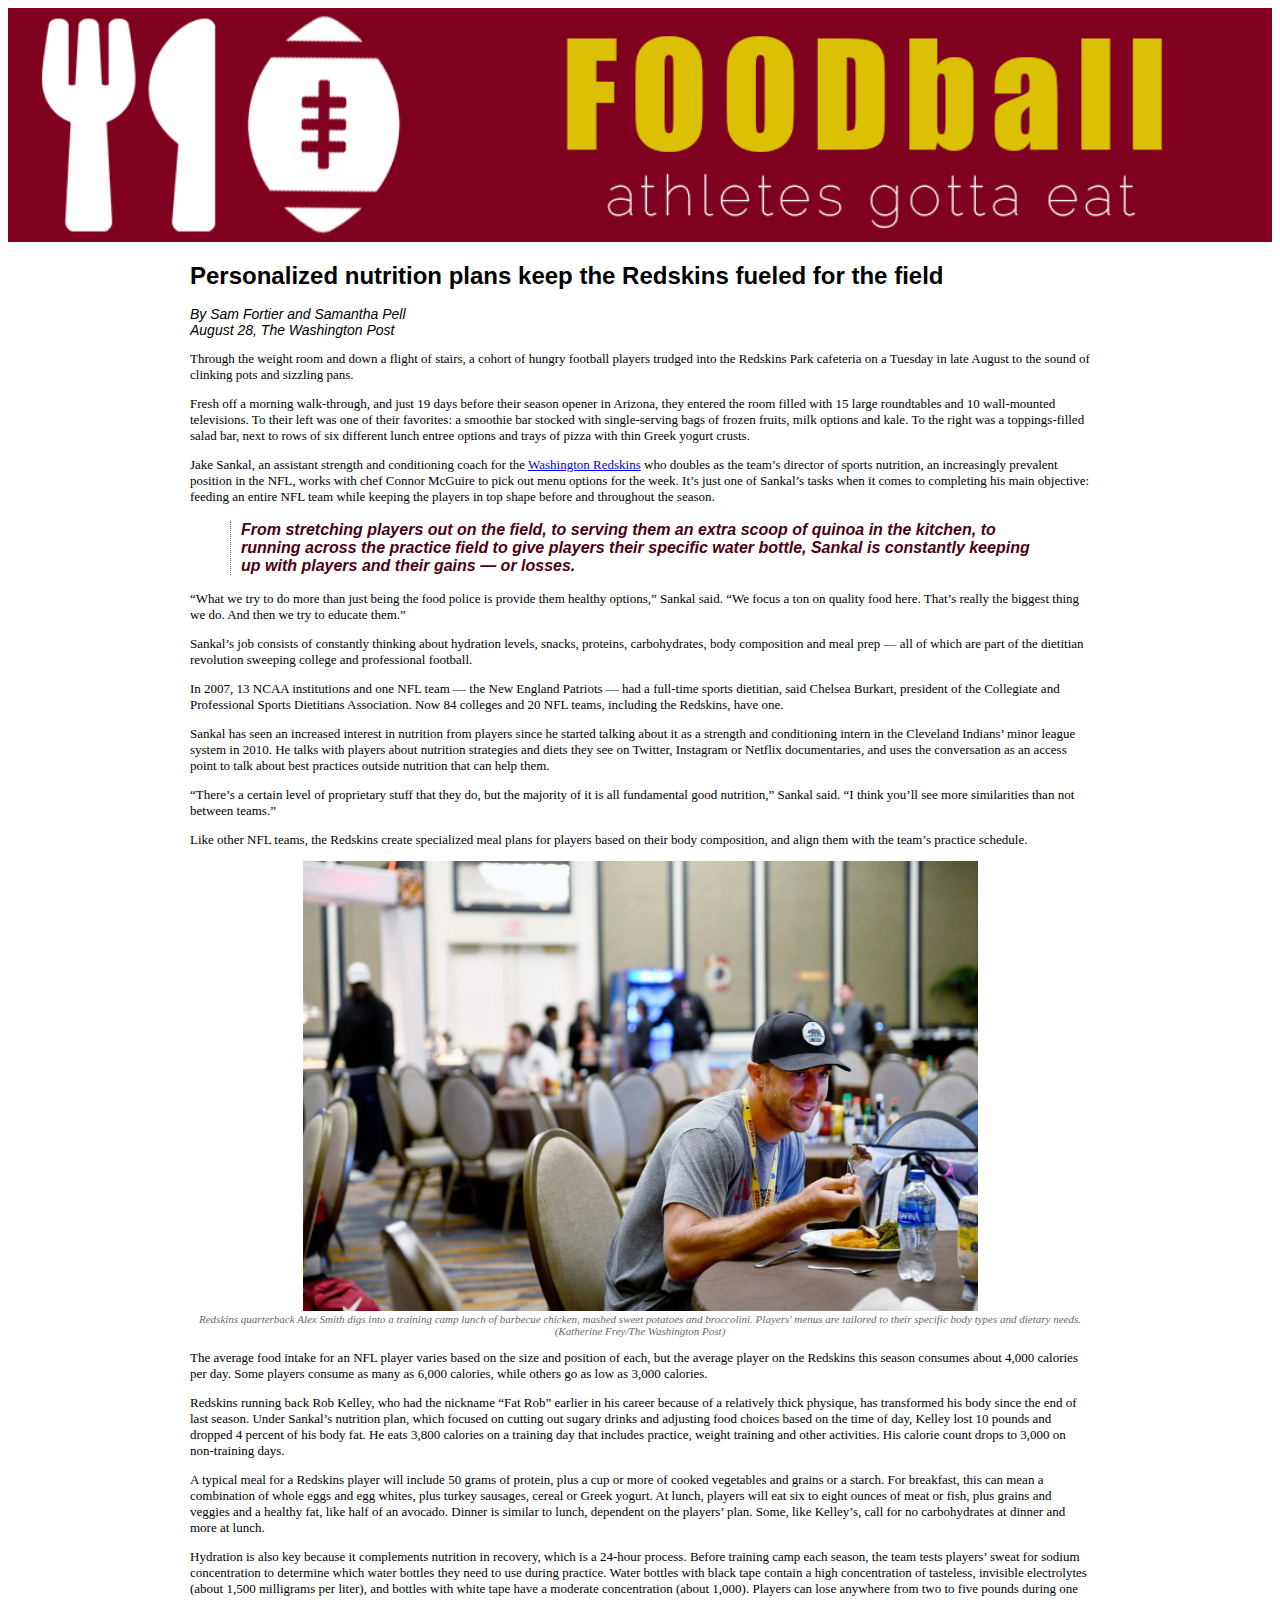
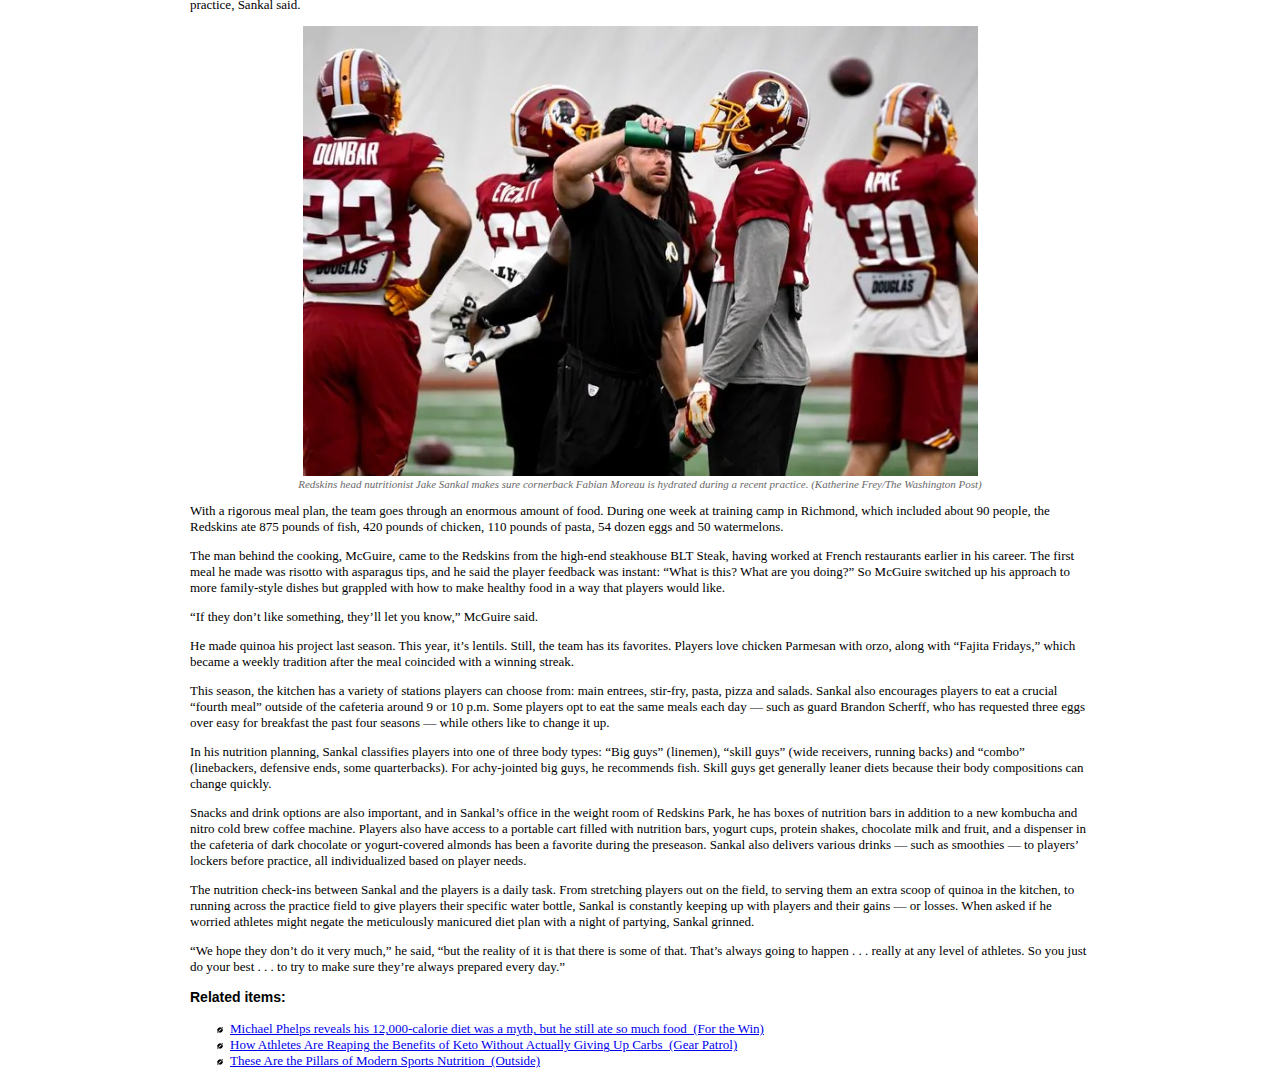
<file: McGoeyLayout/index.html>
<!DOCTYPE html>
<html lang="en">
  <head>
    <title>Redskins director of sports nutrition Jake Sankal tailors diet plans to every player's needs - FOODball</title>
    <link rel="stylesheet" type="text/css" href="stylesheet.css">
  </head>
  <body>

    <img src="images/banner.png" alt="banner" width="100%">

    <div id="content">

      <h1>Personalized nutrition plans keep the Redskins fueled for the field</h1>

      <div id="byline">By Sam Fortier and Samantha Pell</div>

      <div id="date">August 28, The Washington Post</div>

      <p>Through the weight room and down a flight of stairs, a cohort of hungry football players trudged into the Redskins Park cafeteria on a Tuesday in late August to the sound of clinking pots and sizzling pans.</p>

      <p>Fresh off a morning walk-through, and just 19 days before their season opener in Arizona, they entered the room filled with 15 large roundtables and 10 wall-mounted televisions. To their left was one of their favorites: a smoothie bar stocked with single-serving bags of frozen fruits, milk options and kale. To the right was a toppings-filled salad bar, next to rows of six different lunch entree options and trays of pizza with thin Greek yogurt crusts.</p>

      <p>Jake Sankal, an assistant strength and conditioning coach for the <a href="http://www.redskins.com" target="_blank">Washington Redskins</a> who doubles as the team’s director of sports nutrition, an increasingly prevalent position in the NFL, works with chef Connor McGuire to pick out menu options for the week. It’s just one of Sankal’s tasks when it comes to completing his main objective: feeding an entire NFL team while keeping the players in top shape before and throughout the season.</p>

      <blockquote>From stretching players out on the field, to serving them an extra scoop of quinoa in the kitchen, to running across the practice field to give players their specific water bottle, Sankal is constantly keeping up with players and their gains — or losses.</blockquote>

      <p>“What we try to do more than just being the food police is provide them healthy options,” Sankal said. “We focus a ton on quality food here. That’s really the biggest thing we do. And then we try to educate them.”</p>

      <p>Sankal’s job consists of constantly thinking about hydration levels, snacks, proteins, carbohydrates, body composition and meal prep — all of which are part of the dietitian revolution sweeping college and professional football.</p>

      <p>In 2007, 13 NCAA institutions and one NFL team — the New England Patriots — had a full-time sports dietitian, said Chelsea Burkart, president of the Collegiate and Professional Sports Dietitians Association. Now 84 colleges and 20 NFL teams, including the Redskins, have one.</p>

      <p>Sankal has seen an increased interest in nutrition from players since he started talking about it as a strength and conditioning intern in the Cleveland Indians’ minor league system in 2010. He talks with players about nutrition strategies and diets they see on Twitter, Instagram or Netflix documentaries, and uses the conversation as an access point to talk about best practices outside nutrition that can help them.</p>

      <p>“There’s a certain level of proprietary stuff that they do, but the majority of it is all fundamental good nutrition,” Sankal said. “I think you’ll see more similarities than not between teams.”</p>

      <p>Like other NFL teams, the Redskins create specialized meal plans for players based on their body composition, and align them with the team’s practice schedule.</p>

      <img class="story-image" src="images/redskins-food-image1.jpg" alt="PHOTO: Redskins quarterback Alex Smith digs into a training camp lunch of barbecue chicken, mashed sweet potatoes and broccolini. (Katherine Frey/The Washington Post)">

      <p class="caption">Redskins quarterback Alex Smith digs into a training camp lunch of barbecue chicken, mashed sweet potatoes and broccolini. Players' menus are tailored to their specific body types and dietary needs. (Katherine Frey/The Washington Post)</p>

      <p>The average food intake for an NFL player varies based on the size and position of each, but the average player on the Redskins this season consumes about 4,000 calories per day. Some players consume as many as 6,000 calories, while others go as low as 3,000 calories.</p>

      <p>Redskins running back Rob Kelley, who had the nickname “Fat Rob” earlier in his career because of a relatively thick physique, has transformed his body since the end of last season. Under Sankal’s nutrition plan, which focused on cutting out sugary drinks and adjusting food choices based on the time of day, Kelley lost 10 pounds and dropped 4 percent of his body fat. He eats 3,800 calories on a training day that includes practice, weight training and other activities. His calorie count drops to 3,000 on non-training days.</p>

      <p>A typical meal for a Redskins player will include 50 grams of protein, plus a cup or more of cooked vegetables and grains or a starch. For breakfast, this can mean a combination of whole eggs and egg whites, plus turkey sausages, cereal or Greek yogurt. At lunch, players will eat six to eight ounces of meat or fish, plus grains and veggies and a healthy fat, like half of an avocado. Dinner is similar to lunch, dependent on the players’ plan. Some, like Kelley’s, call for no carbohydrates at dinner and more at lunch.</p>

      <p>Hydration is also key because it complements nutrition in recovery, which is a 24-hour process. Before training camp each season, the team tests players’ sweat for sodium concentration to determine which water bottles they need to use during practice. Water bottles with black tape contain a high concentration of tasteless, invisible electrolytes (about 1,500 milligrams per liter), and bottles with white tape have a moderate concentration (about 1,000). Players can lose anywhere from two to five pounds during one practice, Sankal said.</p>

      <img class="story-image" src="images/redskins-food-image3.jpg" alt="PHOTO: Redskins head nutritionist Jake Sankal makes sure cornerback Fabian Moreau is hydrated during a recent practice. (Katherine Frey/The Washington Post)">

      <p class="caption">Redskins head nutritionist Jake Sankal makes sure cornerback Fabian Moreau is hydrated during a recent practice. (Katherine Frey/The Washington Post)</p>

      <p>With a rigorous meal plan, the team goes through an enormous amount of food. During one week at training camp in Richmond, which included about 90 people, the Redskins ate 875 pounds of fish, 420 pounds of chicken, 110 pounds of pasta, 54 dozen eggs and 50 watermelons.</p>

      <p>The man behind the cooking, McGuire, came to the Redskins from the high-end steakhouse BLT Steak, having worked at French restaurants earlier in his career. The first meal he made was risotto with asparagus tips, and he said the player feedback was instant: “What is this? What are you doing?” So McGuire switched up his approach to more family-style dishes but grappled with how to make healthy food in a way that players would like.</p>

      <p>“If they don’t like something, they’ll let you know,” McGuire said.</p>

      <p>He made quinoa his project last season. This year, it’s lentils. Still, the team has its favorites. Players love chicken Parmesan with orzo, along with “Fajita Fridays,” which became a weekly tradition after the meal coincided with a winning streak.</p>

      <p>This season, the kitchen has a variety of stations players can choose from: main entrees, stir-fry, pasta, pizza and salads. Sankal also encourages players to eat a crucial “fourth meal” outside of the cafeteria around 9 or 10 p.m. Some players opt to eat the same meals each day — such as guard Brandon Scherff, who has requested three eggs over easy for breakfast the past four seasons — while others like to change it up.</p>

      <p>In his nutrition planning, Sankal classifies players into one of three body types: “Big guys” (linemen), “skill guys” (wide receivers, running backs) and “combo” (linebackers, defensive ends, some quarterbacks). For achy-jointed big guys, he recommends fish. Skill guys get generally leaner diets because their body compositions can change quickly.</p>

      <p>Snacks and drink options are also important, and in Sankal’s office in the weight room of Redskins Park, he has boxes of nutrition bars in addition to a new kombucha and nitro cold brew coffee machine. Players also have access to a portable cart filled with nutrition bars, yogurt cups, protein shakes, chocolate milk and fruit, and a dispenser in the cafeteria of dark chocolate or yogurt-covered almonds has been a favorite during the preseason. Sankal also delivers various drinks — such as smoothies — to players’ lockers before practice, all individualized based on player needs.</p>

      <p>The nutrition check-ins between Sankal and the players is a daily task. From stretching players out on the field, to serving them an extra scoop of quinoa in the kitchen, to running across the practice field to give players their specific water bottle, Sankal is constantly keeping up with players and their gains — or losses. When asked if he worried athletes might negate the meticulously manicured diet plan with a night of partying, Sankal grinned.</p>

      <p>“We hope they don’t do it very much,” he said, “but the reality of it is that there is some of that. That’s always going to happen . . . really at any level of athletes. So you just do your best . . . to try to make sure they’re always prepared every day.”</p>

      <p class="related_items">Related items:</p>

      <ul>
        <li><a href="https://ftw.usatoday.com/2017/06/michael-phelps-diet-12000-calories-myth-but-still-ate-8000-to-10000-quote" target="_blank">Michael Phelps reveals his 12,000-calorie diet was a myth, but he still ate so much food&nbsp;&nbsp;(For the Win)</a></li>
        <li><a href="https://gearpatrol.com/2019/10/15/exogenous-ketones-benefit-everyday-athletes/" target="_blank">How Athletes Are Reaping the Benefits of Keto Without Actually Giving Up Carbs&nbsp;&nbsp;(Gear Patrol)</a></li>
        <li><a href="https://www.outsideonline.com/2371416/these-are-pillars-modern-sports-nutrition" target="_blank">These Are the Pillars of Modern Sports Nutrition&nbsp;&nbsp;(Outside)</a></li>
      </ul>

    </div>

  </body>

</html>
</file>
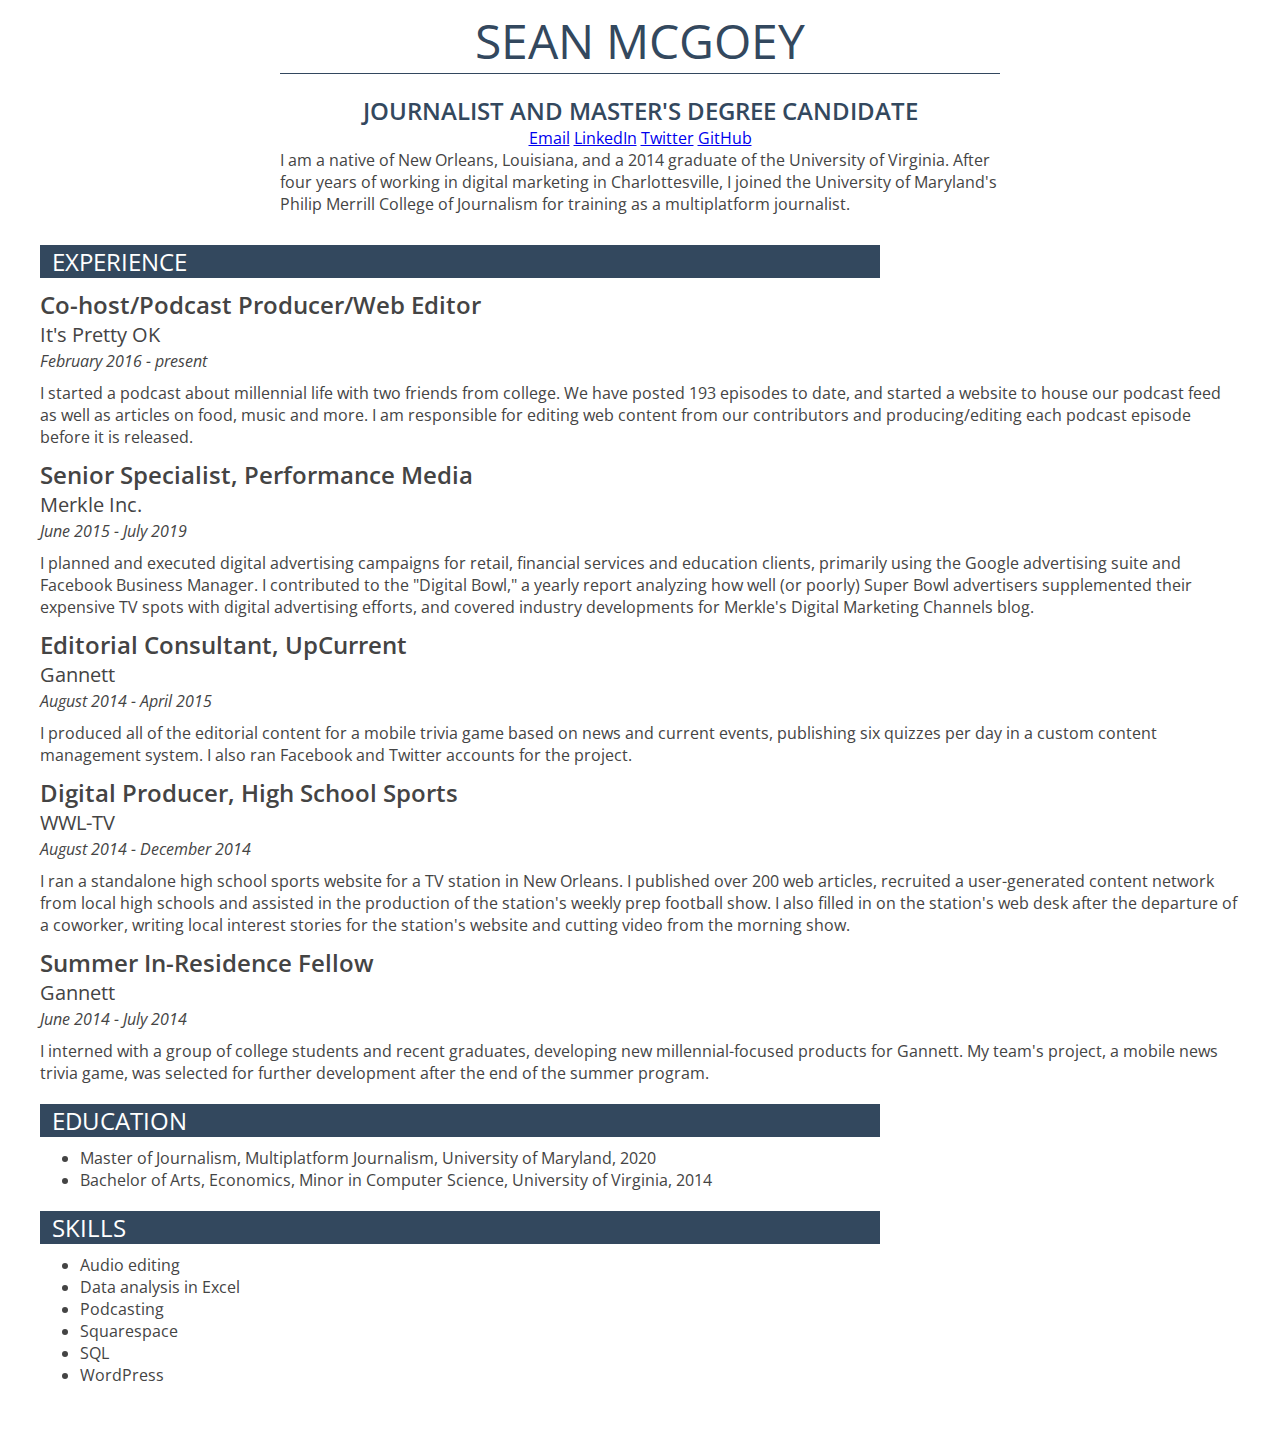
<file: resume/index.html>
<!DOCTYPE html>
<html>
  <head>
    <title>Sean McGoey Resume</title>
    <link rel="stylesheet" type="text/css" href="style.css">
    <link href="https://fonts.googleapis.com/css?family=Open+Sans:400,700&display=swap" rel="stylesheet">
  </head>

  <body>
    <!--I built this myself!-->
    <!--added div container for full body-->
    <div id="container">
      <!--adjusted from h1 tag-->
      <div id="name">Sean McGoey</div>
      <!--<img src="sm_headshot_square.jpg" alt="Sean McGoey" width="300px">-->
      <!--<br><br>-->
      <!--adjusted from strong tag-->
      <div id="title">Journalist and Master's degree candidate</div>

      <!--added class to list and list items-->
      <ul class="menu">
        <li class="contact-menu"><a href="mailto:smcgoey@umd.edu" target="_blank">Email</a></li>
        <li class="contact-menu"><a href="https://www.linkedin.com/in/seanmcgoey/" target="_blank">LinkedIn</a></li>
        <li class="contact-menu"><a href="https://twitter.com/seanmcgoey" target="_blank">Twitter</a></li>
        <li class="contact-menu"><a href="https://github.com/smcgoey" target="_blank">GitHub</a></li>
      </ul>

      <!--added classes-->
      <p class="description top">I am a native of New Orleans, Louisiana, and a 2014 graduate of the University of Virginia. After four years of working in digital marketing in Charlottesville, I joined the University of Maryland's Philip Merrill College of Journalism for training as a multiplatform journalist.</p>

      <!--adjusted from h2 tag-->
      <div class="sectionheader">&nbsp;&nbsp;Experience</div>

        <!--adjusted from h3 tag-->
        <div class="jobtitle">Co-host/Podcast Producer/Web Editor</div>
        <!--adjusted from h4 tag-->
        <div class="organization">It's Pretty OK</div>
        <!--adjusted from h5 tag-->
        <div class="date">February 2016 - present</div>
        <!--added class-->
        <p class="description">I started a podcast about millennial life with two friends from college. We have posted 193 episodes to date, and started a website to house our podcast feed as well as articles on food, music and more. I am responsible for editing web content from our contributors and producing/editing each podcast episode before it is released.</p>

        <!--adjusted from h3 tag-->
        <div class="jobtitle">Senior Specialist, Performance Media</div>
        <!--adjusted from h4 tag-->
        <div class="organization">Merkle Inc.</div>
        <!--adjusted from h5 tag-->
        <div class="date">June 2015 - July 2019</div>
        <!--added class-->
        <p class="description">I planned and executed digital advertising campaigns for retail, financial services and education clients, primarily using the Google advertising suite and Facebook Business Manager. I contributed to the "Digital Bowl," a yearly report analyzing how well (or poorly) Super Bowl advertisers supplemented their expensive TV spots with digital advertising efforts, and covered industry developments for Merkle's Digital Marketing Channels blog.</p>

        <!--adjusted from h3 tag-->
        <div class="jobtitle">Editorial Consultant, UpCurrent</div>
        <!--adjusted from h4 tag-->
        <div class="organization">Gannett</div>
        <!--adjusted from h5 tag-->
        <div class="date">August 2014 - April 2015</div>
        <!--added class-->
        <p class="description">I produced all of the editorial content for a mobile trivia game based on news and current events, publishing six quizzes per day in a custom content management system. I also ran Facebook and Twitter accounts for the project.</p>

        <!--adjusted from h3 tag-->
        <div class="jobtitle">Digital Producer, High School Sports</div>
        <!--adjusted from h4 tag-->
        <div class="organization">WWL-TV</div>
        <!--adjusted from h5 tag-->
        <div class="date">August 2014 - December 2014</div>
        <!--added class-->
        <p class="description">I ran a standalone high school sports website for a TV station in New Orleans. I published over 200 web articles, recruited a user-generated content network from local high schools and assisted in the production of the station's weekly prep football show. I also filled in on the station's web desk after the departure of a coworker, writing local interest stories for the station's website and cutting video from the morning show.</p>

        <!--adjusted from h3 tag-->
        <div class="jobtitle">Summer In-Residence Fellow</div>
        <!--adjusted from h4 tag-->
        <div class="organization">Gannett</div>
        <!--adjusted from h5 tag-->
        <div class="date">June 2014 - July 2014</div>
        <!--added class-->
        <p class="description">I interned with a group of college students and recent graduates, developing new millennial-focused products for Gannett. My team's project, a mobile news trivia game, was selected for further development after the end of the summer program.</p>

      <!--adjusted from h2 tag-->
      <div class="sectionheader">&nbsp;&nbsp;Education</div>

        <!--added id-->
        <ul id="degrees">
          <li>Master of Journalism, Multiplatform Journalism, University of Maryland, 2020</li>
          <li>Bachelor of Arts, Economics, Minor in Computer Science, University of Virginia, 2014</li>
        </ul>

      <!--adjusted from h2 tag-->
      <div class="sectionheader">&nbsp;&nbsp;Skills</div>

        <!--added id-->
        <ul id="do">
          <li>Audio editing</li>
          <li>Data analysis in Excel</li>
          <li>Podcasting</li>
          <li>Squarespace</li>
          <li>SQL</li>
          <li>WordPress</li>
        </ul>
        
    </div>
  </body>
</html>
</file>
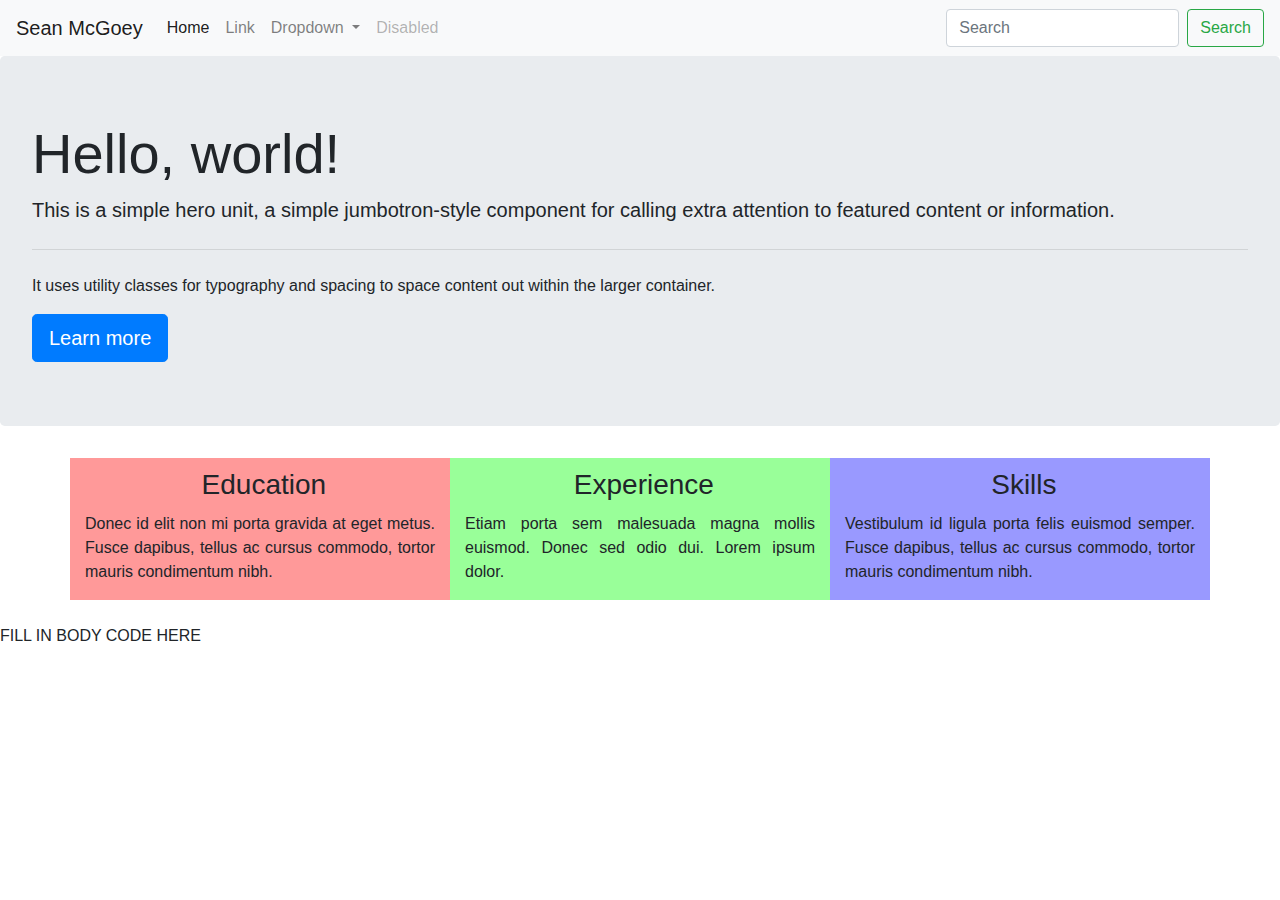
<file: bootstrap-template.html>
<!doctype html>

<html lang="en">

<head>
  <meta charset="utf-8">
  <meta name="viewport" content="width=device-width, initial-scale=1, shrink-to-fit=no">
  <title>FILL IN A TITLE HERE</title>
  <meta name="description" content="Merrill College of Journalism, UMD">
  <meta name="author" content="Adam Marton">
  <!-- Bootstrap CSS -->
  <link rel="stylesheet" href="https://stackpath.bootstrapcdn.com/bootstrap/4.3.1/css/bootstrap.min.css" integrity="sha384-ggOyR0iXCbMQv3Xipma34MD+dH/1fQ784/j6cY/iJTQUOhcWr7x9JvoRxT2MZw1T" crossorigin="anonymous">
  <link rel="stylesheet" href="https://use.fontawesome.com/releases/v5.7.2/css/all.css" integrity="sha384-fnmOCqbTlWIlj8LyTjo7mOUStjsKC4pOpQbqyi7RrhN7udi9RwhKkMHpvLbHG9Sr" crossorigin="anonymous">
</head>

<body>

<!--navbar-->
<nav class="navbar navbar-expand-lg navbar-light bg-light">
  <a class="navbar-brand" href="#">Sean McGoey</a>
  <button class="navbar-toggler" type="button" data-toggle="collapse" data-target="#navbarSupportedContent" aria-controls="navbarSupportedContent" aria-expanded="false" aria-label="Toggle navigation">
    <span class="navbar-toggler-icon"></span>
  </button>

  <div class="collapse navbar-collapse" id="navbarSupportedContent">
    <ul class="navbar-nav mr-auto">
     <li class="nav-item active">
       <a class="nav-link" href="#">Home <span class="sr-only">(current)</span></a>
     </li>
     <li class="nav-item">
       <a class="nav-link" href="#">Link</a>
     </li>
     <li class="nav-item dropdown">
       <a class="nav-link dropdown-toggle" href="#" id="navbarDropdown" role="button" data-toggle="dropdown" aria-haspopup="true" aria-expanded="false">
         Dropdown
       </a>
       <div class="dropdown-menu" aria-labelledby="navbarDropdown">
         <a class="dropdown-item" href="#">Action</a>
         <a class="dropdown-item" href="#">Another action</a>
         <div class="dropdown-divider"></div>
         <a class="dropdown-item" href="#">Something else here</a>
       </div>
     </li>
     <li class="nav-item">
       <a class="nav-link disabled" href="#">Disabled</a>
     </li>
   </ul>
   <form class="form-inline my-2 my-lg-0">
     <input class="form-control mr-sm-2" type="search" placeholder="Search" aria-label="Search">
     <button class="btn btn-outline-success my-2 my-sm-0" type="submit">Search</button>
   </form>
 </div>
</nav>

<!--Jumbotron unit-->
<div class="jumbotron">
 <h1 class="display-4">Hello, world!</h1>
 <p class="lead">This is a simple hero unit, a simple jumbotron-style component for calling extra attention to featured content or information.</p>
 <hr class="my-4">
 <p>It uses utility classes for typography and spacing to space content out within the larger container.</p>
 <a class="btn btn-primary btn-lg" href="#" role="button">Learn more</a>
</div>

<!--Container grid-->
<div class="container">
  <div class="row">
    <div class="col-md-4" style="background-color: rgba(255,0,0,0.4)">
      <h3 style="text-align: center; margin-top: 10px"><i class="fas fa-graduation-cap" style="color:hsl(0,50%,50%);"></i>&nbsp;Education</h3>
      <p style="text-align:justify; margin-top: 10px">Donec id elit non mi porta gravida at eget metus. Fusce dapibus, tellus ac cursus commodo, tortor mauris condimentum nibh.</p>
    </div>
    <div class="col-md-4" style="background-color: rgba(0,255,0,0.4)">
      <h3 style="text-align: center; margin-top: 10px"><i class="fas fa-briefcase" style="color:hsl(120,50%,50%);"></i>&nbsp;Experience</h3>
      <p style="text-align:justify; margin-top: 10px">Etiam porta sem malesuada magna mollis euismod. Donec sed odio dui. Lorem ipsum dolor.</p>
    </div>
    <div class="col-md-4" style="background-color: rgba(0,0,255,0.4)">
      <h3 style="text-align: center; margin-top: 10px"><i class="fas fa-bolt" style="color:hsl(240,50%,50%);"></i>&nbsp;Skills</h3>
      <p style="text-align:justify; margin-top: 10px">Vestibulum id ligula porta felis euismod semper. Fusce dapibus, tellus ac cursus commodo, tortor mauris condimentum nibh.</p>
    </div>
  </div>
</div>

<br>

  FILL IN BODY CODE HERE

  <!-- jQuery first, then Popper.js, then Bootstrap JS -->
  <script src="https://code.jquery.com/jquery-3.3.1.slim.min.js" integrity="sha384-q8i/X+965DzO0rT7abK41JStQIAqVgRVzpbzo5smXKp4YfRvH+8abtTE1Pi6jizo" crossorigin="anonymous"></script>
  <script src="https://cdnjs.cloudflare.com/ajax/libs/popper.js/1.14.7/umd/popper.min.js" integrity="sha384-UO2eT0CpHqdSJQ6hJty5KVphtPhzWj9WO1clHTMGa3JDZwrnQq4sF86dIHNDz0W1" crossorigin="anonymous"></script>
  <script src="https://stackpath.bootstrapcdn.com/bootstrap/4.3.1/js/bootstrap.min.js" integrity="sha384-JjSmVgyd0p3pXB1rRibZUAYoIIy6OrQ6VrjIEaFf/nJGzIxFDsf4x0xIM+B07jRM" crossorigin="anonymous"></script>
</body>

</html>
</file>
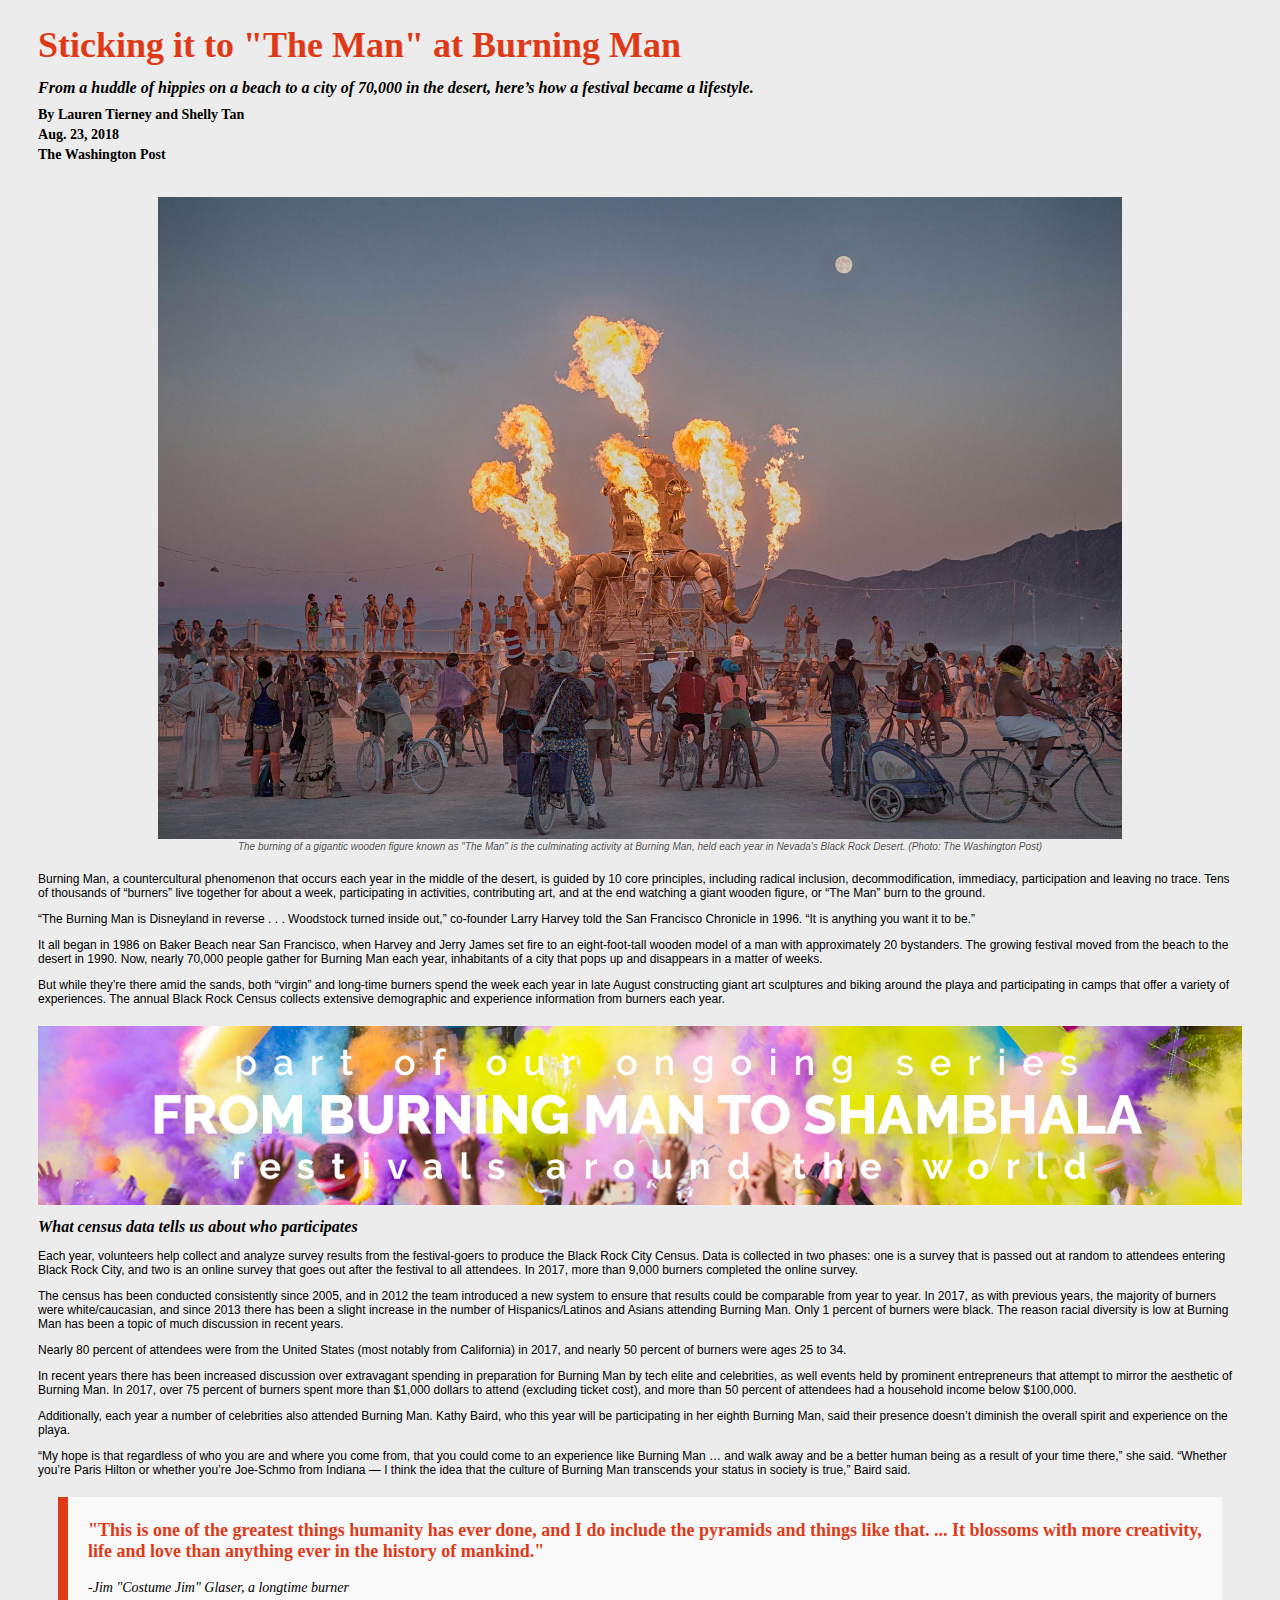
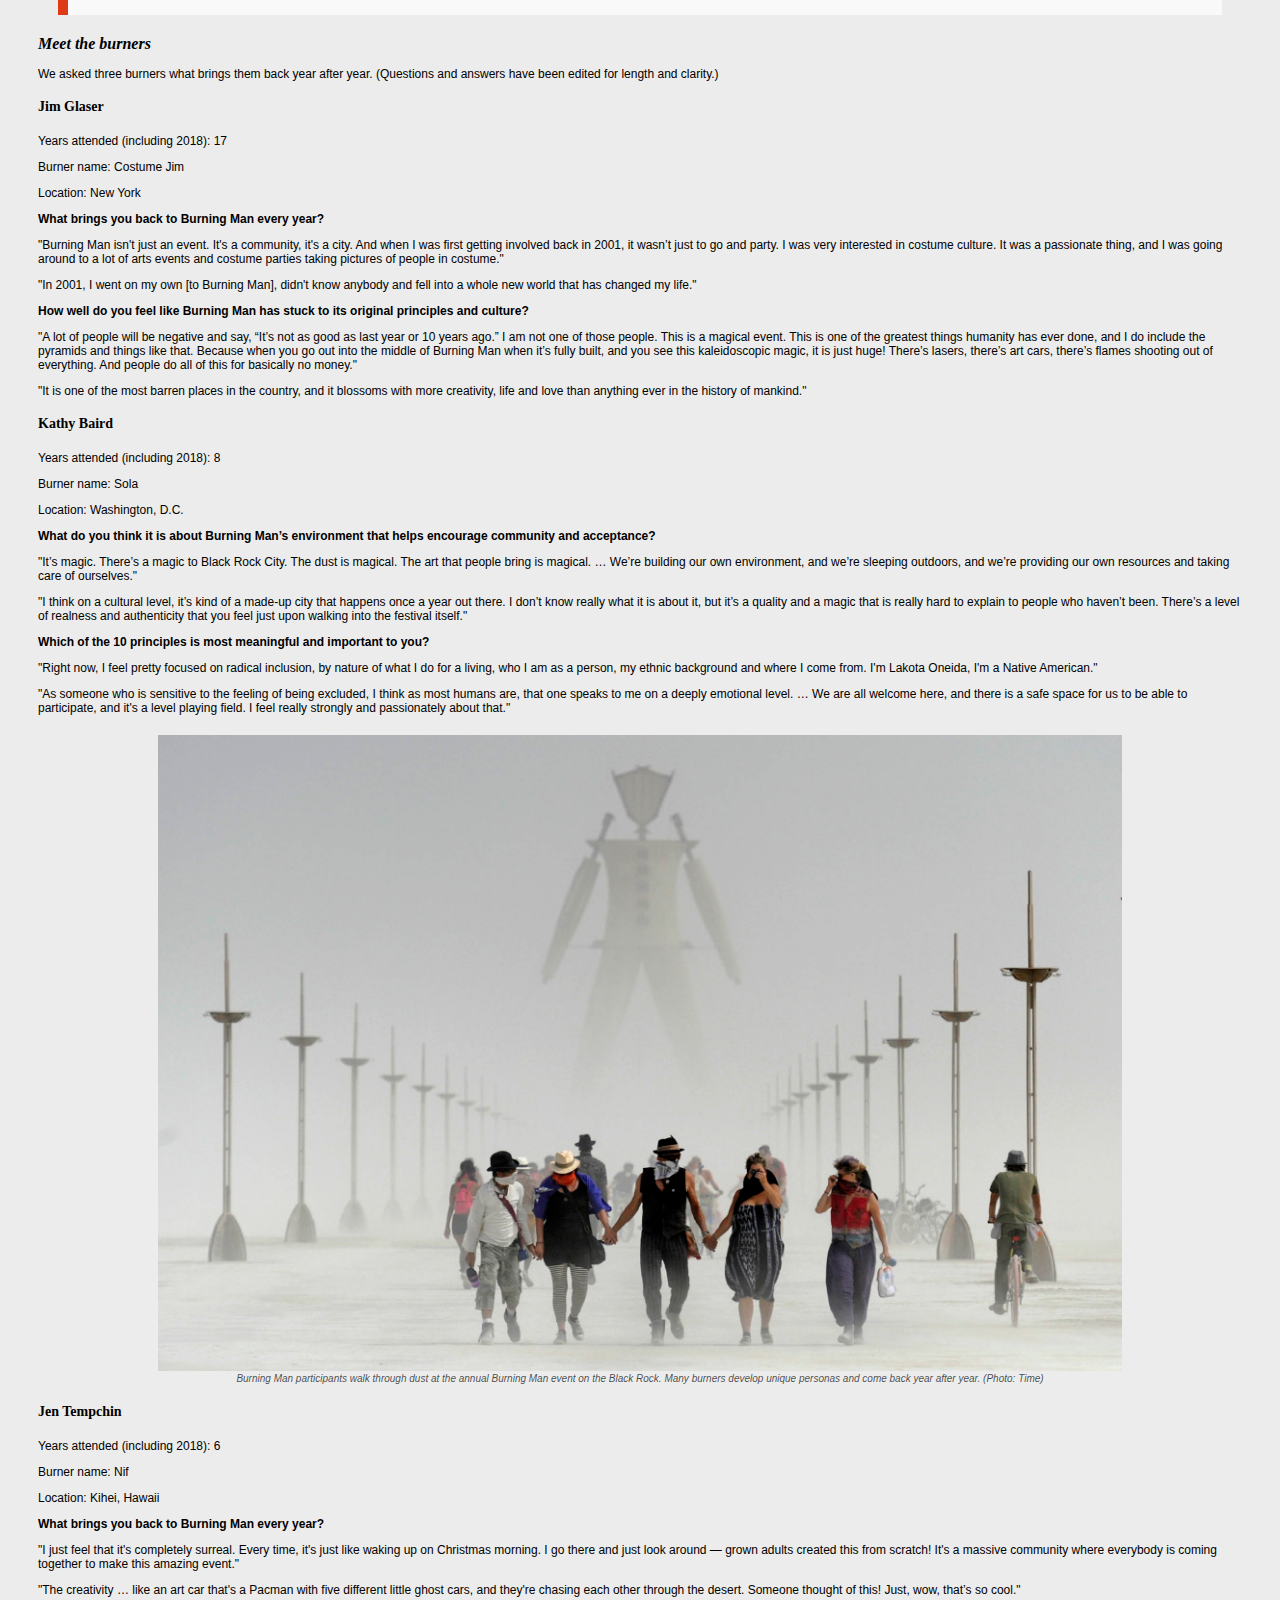
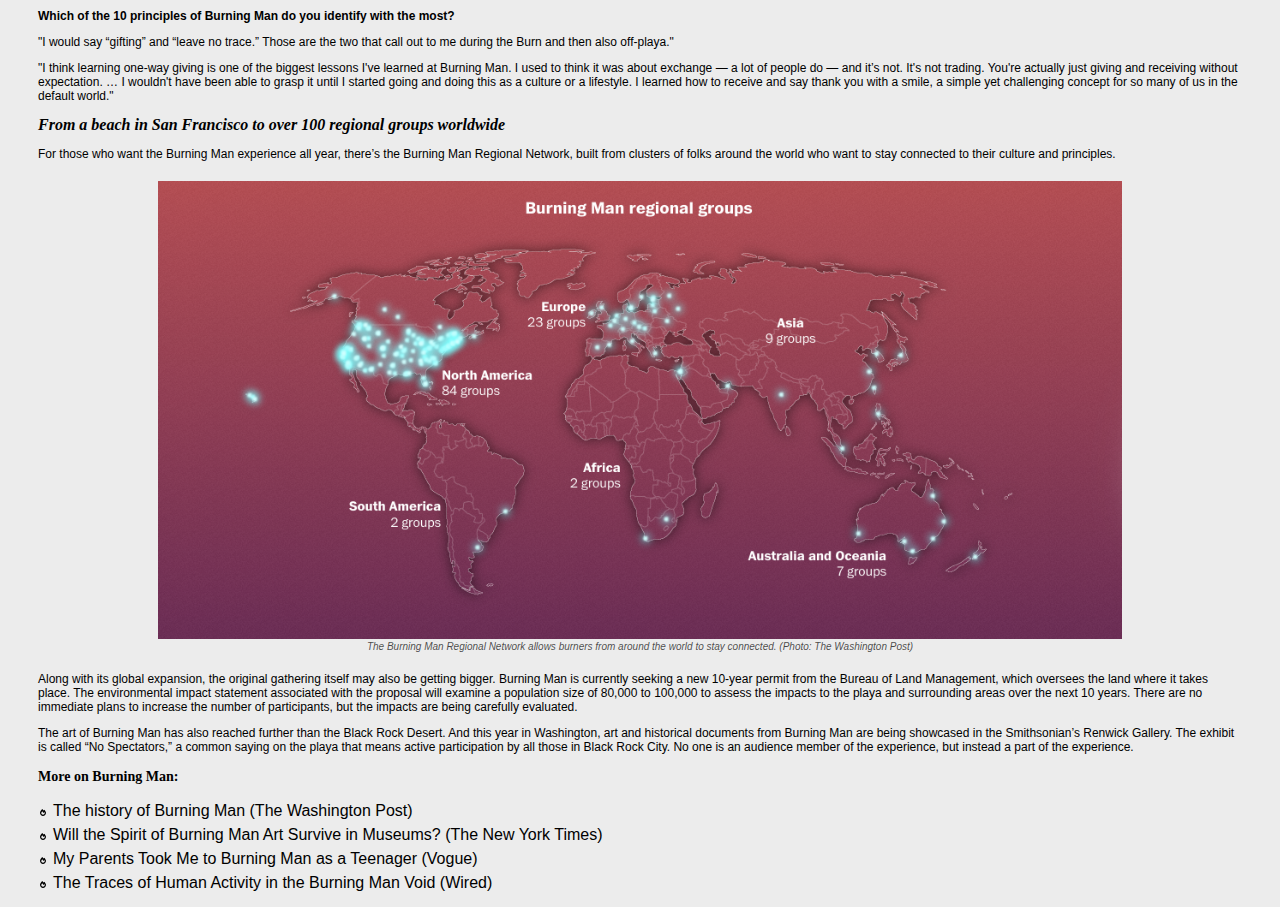
<file: midterm/sean-mcgoey-midterm.html>
<!doctype HTML>
<html>

  <head>
    <title>Sticking it to "The Man" at Burning Man - From a huddle of hippies on a beach to a city of 70,000 in the desert, here’s how a festival became a lifestyle.</title>
    <link rel="stylesheet" type="text/css" href="midterm-style.css">
  </head>

  <body>

    <div id="container">

      <!--headline changed from original WaPo headline: "The rise of Burning Man"-->
      <h1>Sticking it to "The Man" at Burning Man</h1>

      <!--subhead-->
      <h2>From a huddle of hippies on a beach to a city of 70,000 in the desert, here’s how a festival became a lifestyle.</h2>

      <!--byline box-->
      <div id="byline">
        <h3>By Lauren Tierney and Shelly Tan</h3>
        <h3>Aug. 23, 2018</h3>
        <h3>The Washington Post</h3>
      </div>

      <!--hero image: "the man" burning-->
      <img src="images/burning-man-splash-image.jpg" alt="The burning of a gigantic wooden figure known as &quot;The Man&quot; is the culminating activity at Burning Man, held each year in Nevada's Black Rock Desert. (Photo: The Washington Post)">
      <p class="caption">The burning of a gigantic wooden figure known as "The Man" is the culminating activity at Burning Man, held each year in Nevada's Black Rock Desert. (Photo: The Washington Post)</p>

      <p>Burning Man, a countercultural phenomenon that occurs each year in the middle of the desert, is guided by 10 core principles, including radical inclusion, decommodification, immediacy, participation and leaving no trace. Tens of thousands of “burners” live together for about a week, participating in activities, contributing art, and at the end watching a giant wooden figure, or “The Man” burn to the ground.</p>
      <p>“The Burning Man is Disneyland in reverse . . . Woodstock turned inside out,” co-founder Larry Harvey told the San Francisco Chronicle in 1996. “It is anything you want it to be.”</p>
      <p>It all began in 1986 on Baker Beach near San Francisco, when Harvey and Jerry James set fire to an eight-foot-tall wooden model of a man with approximately 20 bystanders. The growing festival moved from the beach to the desert in 1990. Now, nearly 70,000 people gather for Burning Man each year, inhabitants of a city that pops up and disappears in a matter of weeks.</p>
      <p>But while they’re there amid the sands, both “virgin” and long-time burners spend the week each year in late August constructing giant art sculptures and biking around the playa and participating in camps that offer a variety of experiences. The annual Black Rock Census collects extensive demographic and experience information from burners each year.</p>

      <!--series banner-->
      <img id="banner" src="images/midterm-banner.png">

      <!--census data section-->
      <h2>What census data tells us about who participates</h2>

      <p>Each year, volunteers help collect and analyze survey results from the festival-goers to produce the Black Rock City Census. Data is collected in two phases: one is a survey that is passed out at random to attendees entering Black Rock City, and two is an online survey that goes out after the festival to all attendees. In 2017, more than 9,000 burners completed the online survey.</p>
      <p>The census has been conducted consistently since 2005, and in 2012 the team introduced a new system to ensure that results could be comparable from year to year. In 2017, as with previous years, the majority of burners were white/caucasian, and since 2013 there has been a slight increase in the number of Hispanics/Latinos and Asians attending Burning Man. Only 1 percent of burners were black. The reason racial diversity is low at Burning Man has been a topic of much discussion in recent years.</p>
      <p>Nearly 80 percent of attendees were from the United States (most notably from California) in 2017, and nearly 50 percent of burners were ages 25 to 34.</p>
      <p>In recent years there has been increased discussion over extravagant spending in preparation for Burning Man by tech elite and celebrities, as well events held by prominent entrepreneurs that attempt to mirror the aesthetic of Burning Man. In 2017, over 75 percent of burners spent more than $1,000 dollars to attend (excluding ticket cost), and more than 50 percent of attendees had a household income below $100,000.</p>
      <p>Additionally, each year a number of celebrities also attended Burning Man. Kathy Baird, who this year will be participating in her eighth Burning Man, said their presence doesn’t diminish the overall spirit and experience on the playa.</p>
      <p>“My hope is that regardless of who you are and where you come from, that you could come to an experience like Burning Man … and walk away and be a better human being as a result of your time there,” she said. “Whether you’re Paris Hilton or whether you’re Joe-Schmo from Indiana — I think the idea that the culture of Burning Man transcends your status in society is true,” Baird said.</p>

      <!--Jim Glaser pull quote-->
      <blockquote>
        <p class="quote">"This is one of the greatest things humanity has ever done, and I do include the pyramids and things like that. ... It blossoms with more creativity, life and love than anything ever in the history of mankind."</p>
        <p class="attribution">-Jim "Costume Jim" Glaser, a longtime burner</p>
      </blockquote>

      <!--meet the burners section-->
      <h2>Meet the burners</h2>

      <p>We asked three burners what brings them back year after year. (Questions and answers have been edited for length and clarity.)</p>

      <h4>Jim Glaser</h4>
      <p>Years attended (including 2018): 17</p>
      <p>Burner name: Costume Jim</p>
      <p>Location: New York</p>
      <p class="question">What brings you back to Burning Man every year?</p>
      <p>"Burning Man isn't just an event. It's a community, it's a city. And when I was first getting involved back in 2001, it wasn’t just to go and party. I was very interested in costume culture. It was a passionate thing, and I was going around to a lot of arts events and costume parties taking pictures of people in costume."</p>
      <p>"In 2001, I went on my own [to Burning Man], didn't know anybody and fell into a whole new world that has changed my life."</p>
      <p class="question">How well do you feel like Burning Man has stuck to its original principles and culture?</p>
      <p>"A lot of people will be negative and say, “It’s not as good as last year or 10 years ago.” I am not one of those people. This is a magical event. This is one of the greatest things humanity has ever done, and I do include the pyramids and things like that. Because when you go out into the middle of Burning Man when it’s fully built, and you see this kaleidoscopic magic, it is just huge! There’s lasers, there’s art cars, there’s flames shooting out of everything. And people do all of this for basically no money."</p>
      <p>"It is one of the most barren places in the country, and it blossoms with more creativity, life and love than anything ever in the history of mankind."</p>

      <h4>Kathy Baird</h4>
      <p>Years attended (including 2018): 8</p>
      <p>Burner name: Sola</p>
      <p>Location: Washington, D.C.</p>
      <p class="question">What do you think it is about Burning Man’s environment that helps encourage community and acceptance?</p>
      <p>"It’s magic. There’s a magic to Black Rock City. The dust is magical. The art that people bring is magical. … We’re building our own environment, and we’re sleeping outdoors, and we’re providing our own resources and taking care of ourselves."</p>
      <p>"I think on a cultural level, it’s kind of a made-up city that happens once a year out there. I don’t know really what it is about it, but it’s a quality and a magic that is really hard to explain to people who haven’t been. There’s a level of realness and authenticity that you feel just upon walking into the festival itself."</p>
      <p class="question">Which of the 10 principles is most meaningful and important to you?</p>
      <p>"Right now, I feel pretty focused on radical inclusion, by nature of what I do for a living, who I am as a person, my ethnic background and where I come from. I'm Lakota Oneida, I'm a Native American."</p>
      <p>"As someone who is sensitive to the feeling of being excluded, I think as most humans are, that one speaks to me on a deeply emotional level. … We are all welcome here, and there is a safe space for us to be able to participate, and it's a level playing field. I feel really strongly and passionately about that."</p>

      <!--image: burning man participants-->
      <img src="images/burning-man-time-photo.jpg" alt="Burning Man participants walk through dust at the annual Burning Man event on the Black Rock. Many burners develop unique personas and come back year after year. (Photo: Time)">
      <p class="caption">Burning Man participants walk through dust at the annual Burning Man event on the Black Rock. Many burners develop unique personas and come back year after year. (Photo: Time)</p>

      <h4>Jen Tempchin</h4>
      <p>Years attended (including 2018): 6</p>
      <p>Burner name: Nif</p>
      <p>Location: Kihei, Hawaii</p>
      <p class="question">What brings you back to Burning Man every year?</p>
      <p>"I just feel that it's completely surreal. Every time, it's just like waking up on Christmas morning. I go there and just look around — grown adults created this from scratch! It's a massive community where everybody is coming together to make this amazing event."</p>
      <p>"The creativity … like an art car that's a Pacman with five different little ghost cars, and they're chasing each other through the desert. Someone thought of this! Just, wow, that’s so cool."</p>
      <p class="question">Which of the 10 principles of Burning Man do you identify with the most?</p>
      <p>"I would say “gifting” and “leave no trace.” Those are the two that call out to me during the Burn and then also off-playa."</p>
      <p>"I think learning one-way giving is one of the biggest lessons I've learned at Burning Man. I used to think it was about exchange — a lot of people do — and it’s not. It's not trading. You're actually just giving and receiving without expectation. … I wouldn't have been able to grasp it until I started going and doing this as a culture or a lifestyle. I learned how to receive and say thank you with a smile, a simple yet challenging concept for so many of us in the default world."</p>

      <!--burning man regional network section-->
      <h2>From a beach in San Francisco to over 100 regional groups worldwide</h2>

      <p>For those who want the Burning Man experience all year, there’s the Burning Man Regional Network, built from clusters of folks around the world who want to stay connected to their culture and principles.</p>

      <img src="images/burning-man-map.png" alt="The Burning Man Regional Network allows burners from around the world to stay connected. (Photo: The Washington Post)">
      <p class="caption">The Burning Man Regional Network allows burners from around the world to stay connected. (Photo: The Washington Post)</p>

      <p>Along with its global expansion, the original gathering itself may also be getting bigger. Burning Man is currently seeking a new 10-year permit from the Bureau of Land Management, which oversees the land where it takes place. The environmental impact statement associated with the proposal will examine a population size of 80,000 to 100,000 to assess the impacts to the playa and surrounding areas over the next 10 years. There are no immediate plans to increase the number of participants, but the impacts are being carefully evaluated.</p>
      <p>The art of Burning Man has also reached further than the Black Rock Desert. And this year in Washington, art and historical documents from Burning Man are being showcased in the Smithsonian’s Renwick Gallery. The exhibit is called “No Spectators,” a common saying on the playa that means active participation by all those in Black Rock City. No one is an audience member of the experience, but instead a part of the experience.</p>

      <!--related links: more on burning man-->
      <h3>More on Burning Man:</h3>
      <ul>
        <li><a href="https://www.washingtonpost.com/outlook/2019/10/20/history-burning-man/" target="_new">The history of Burning Man (The Washington Post)</a></li>
        <li><a href="https://www.nytimes.com/2018/03/23/arts/design/burning-man-art-renwick-gallery.html" target="_new">Will the Spirit of Burning Man Art Survive in Museums? (The New York Times)</a></li>
        <li><a href="https://www.vogue.com/article/burning-man-festival-with-family-teenagers" target="_new">My Parents Took Me to Burning Man as a Teenager (Vogue)</a></li>
        <li><a href="https://www.wired.com/story/burning-man-human-traces/" target="_new">The Traces of Human Activity in the Burning Man Void (Wired)</a></li>
      </ul>

    </div>

  </body>

</html>
</file>
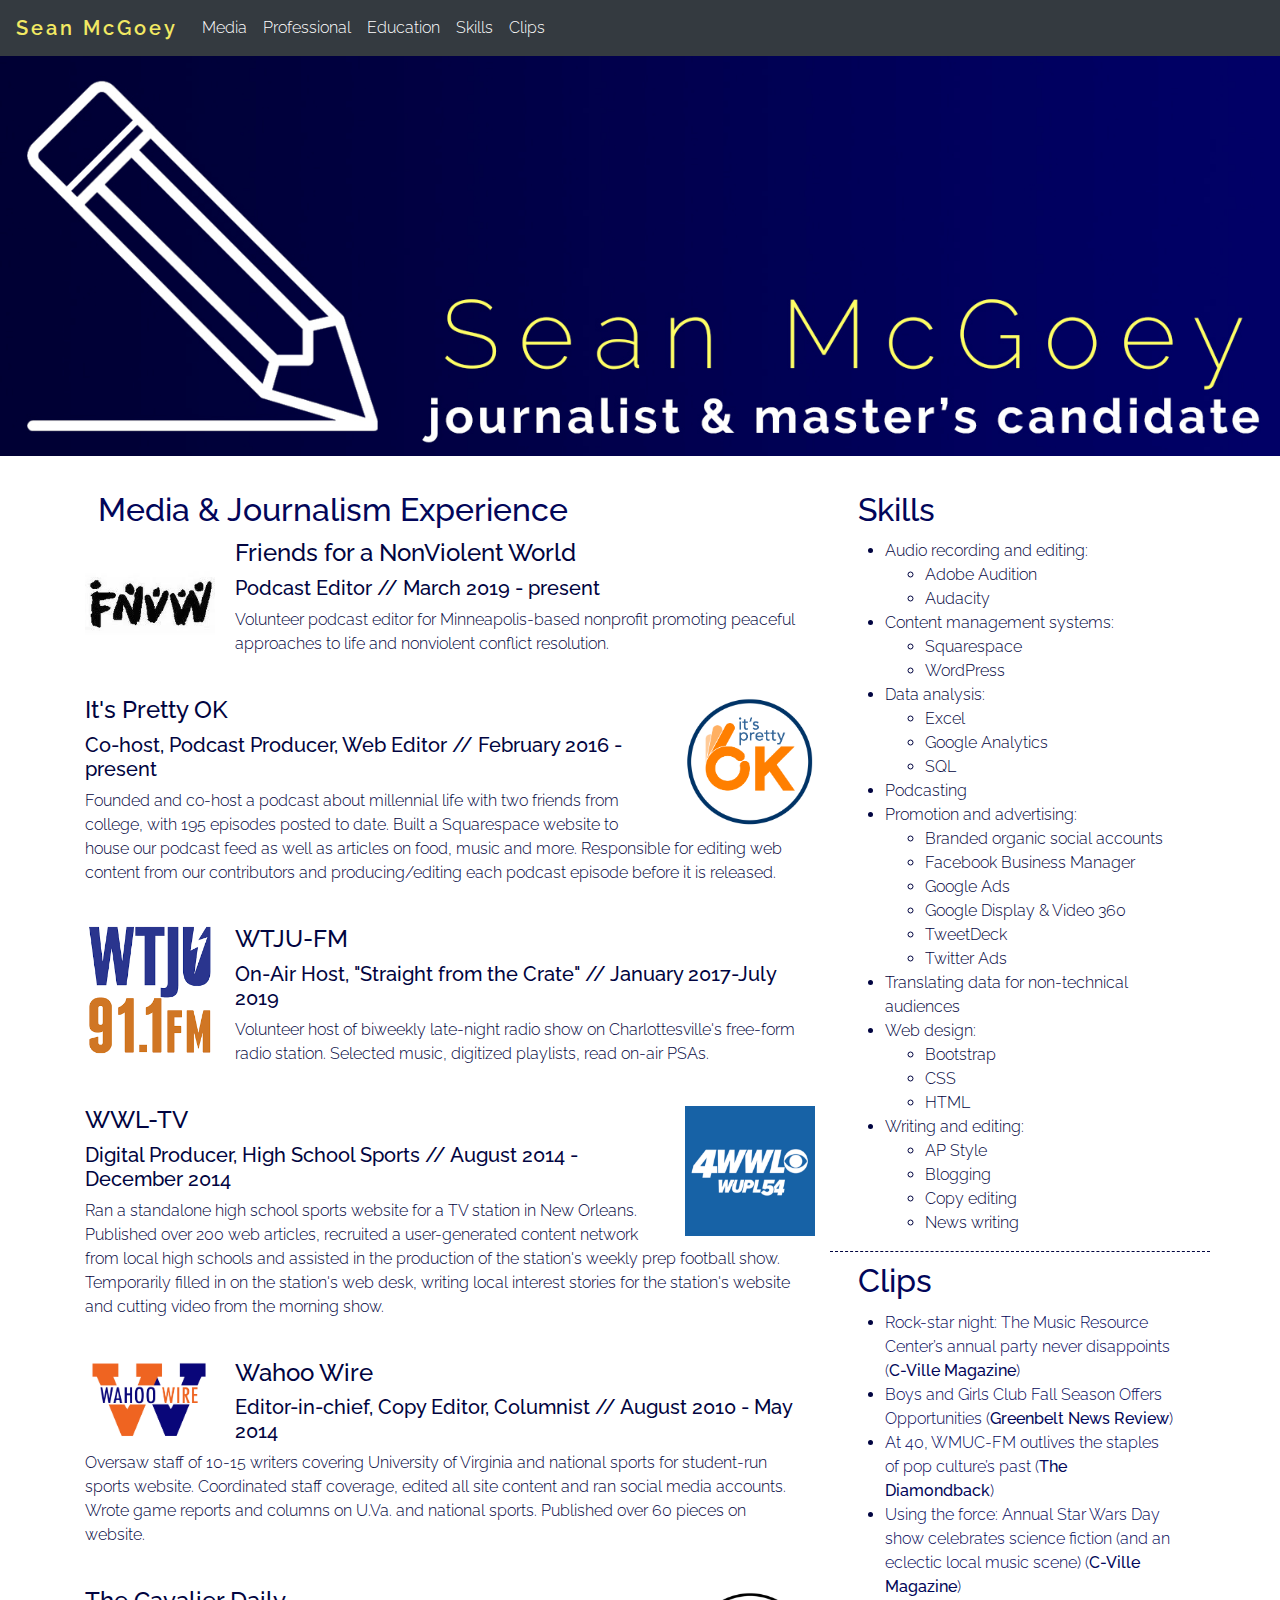
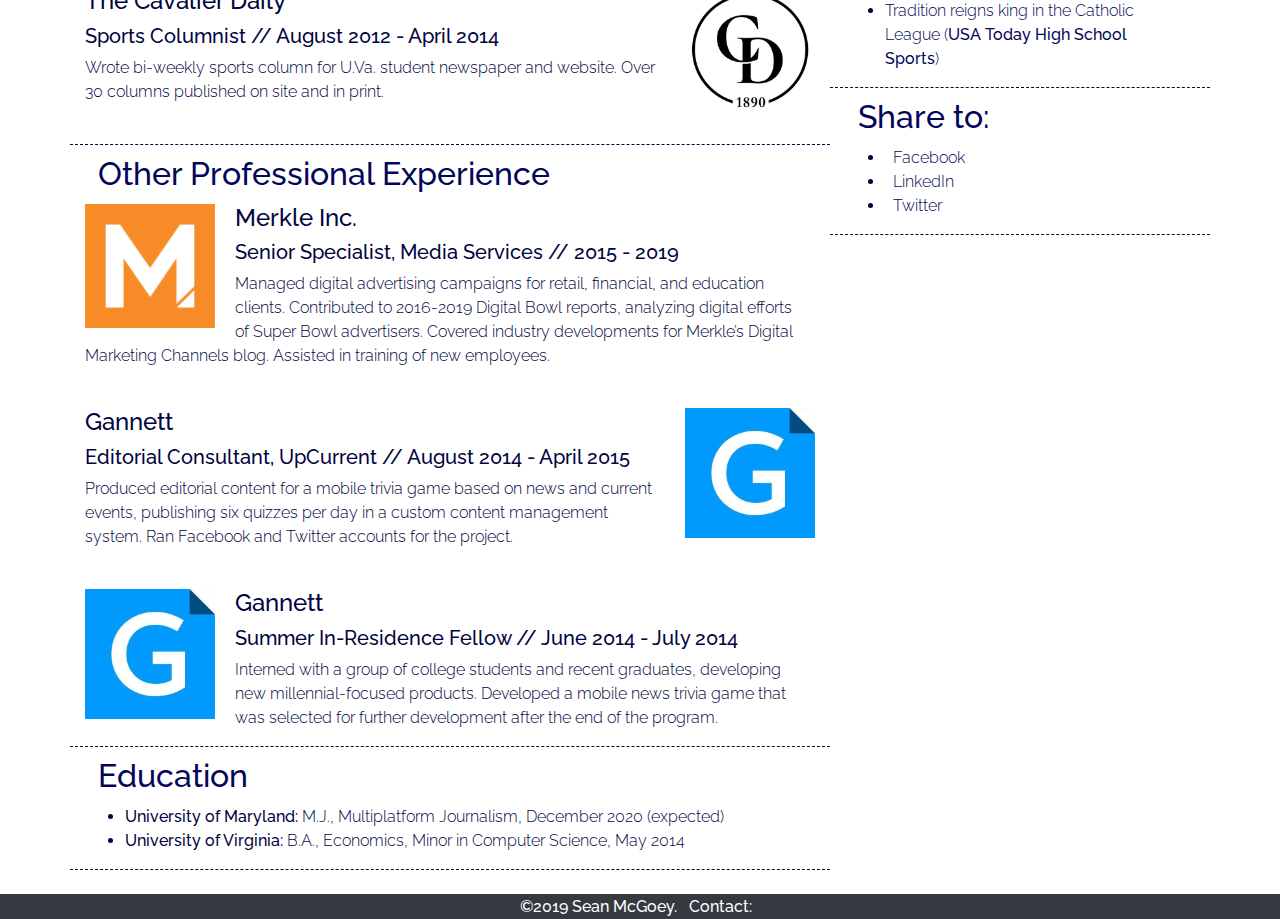
<file: resume/sean-mcgoey-resume.html>
<!doctype html>
<html lang="en">

<head>
  <meta charset="utf-8">
  <meta name="viewport" content="width=device-width, initial-scale=1, shrink-to-fit=no">
  <title>Sean McGoey's Online Resume</title>
  <meta name="description" content="Resume for Sean McGoey, master's candidate at the Philip Merrill College of Journalism, UMD">
  <meta name="author" content="Sean McGoey">
  <meta property="og:title" content="Sean McGoey's Online Resume">
  <meta property="og:description" content="Journalist and master's candidate at the University of Maryland">
  <meta property="og:image" content="images/mcgoey_resume_banner-alt.jpg">
  <meta property="og:url" content="https://smcgoey.github.io/Sean-McGoey-Jour652/resume/sean-mcgoey-resume.html">
  <meta name="twitter:card" content="summary_large_image">
  <meta name="twitter:title" content="Sean McGoey's Online Resume">
  <meta name="twitter:description" content="Journalist and master's candidate at the University of Maryland">
  <meta name="twitter:image" content="images/mcgoey_resume_banner-alt.jpg">
  <meta name="twitter:image:alt" content="Sean McGoey, Journalist & Master's Candidate">
  <link rel="stylesheet" href="https://stackpath.bootstrapcdn.com/bootstrap/4.3.1/css/bootstrap.min.css" integrity="sha384-ggOyR0iXCbMQv3Xipma34MD+dH/1fQ784/j6cY/iJTQUOhcWr7x9JvoRxT2MZw1T" crossorigin="anonymous">
  <link rel="stylesheet" href="https://use.fontawesome.com/releases/v5.7.2/css/all.css" integrity="sha384-fnmOCqbTlWIlj8LyTjo7mOUStjsKC4pOpQbqyi7RrhN7udi9RwhKkMHpvLbHG9Sr" crossorigin="anonymous">
  <link rel="stylesheet" type="text/css" href="resume-style.css">
  <link href="https://fonts.googleapis.com/css?family=Raleway:500|Raleway:300&display=swap" rel="stylesheet">
</head>

<body>

  <!--navbar-->
  <nav class="navbar navbar-expand-md navbar-dark bg-dark" style="width: 100%;">
    <a class="navbar-brand" href="#" style="color:#F2E963; font-weight:600; letter-spacing:.15em;">Sean McGoey</a>
    <button class="navbar-toggler" type="button" data-toggle="collapse" data-target="#navbarSupportedContent" aria-controls="navbarSupportedContent" aria-expanded="false" aria-label="Toggle navigation">
      <span class="navbar-toggler-icon"></span>
    </button>
    <div class="collapse navbar-collapse" id="navbarSupportedContent">
      <ul class="navbar-nav mr-auto">
         <li class="nav-item"><a class="nav-link" href="#media" style="color:#FFF;">Media</a></li>
         <li class="nav-item"><a class="nav-link" href="#professional" style="color:#FFF;">Professional</a></li>
         <li class="nav-item"><a class="nav-link" href="#education" style="color:#FFF;">Education</a></li>
         <li class="nav-item"><a class="nav-link" href="#skills" style="color:#FFF;">Skills</a></li>
         <li class="nav-item"><a class="nav-link" href="#clips" style="color:#FFF;">Clips</a></li>
      </ul>
   </div>
  </nav>

  <!--banner-->
  <img src="images/mcgoey_resume_banner.jpg" id="head_banner" alt="SEAN McGOEY, JOURNALIST & MASTER'S CANDIDATE">

  <!--container-->
  <div class="container" id="main_grid">

    <div class="row">

      <!--column 1-->
      <div class="col-md-8">

        <!--media experience-->
        <div class="row">
          <div class="col mini-box sectionbox" id="media">
            <h2 class="sectionhead"><i class="fas fa-microphone-alt icon"></i>&nbsp;Media & Journalism Experience</h2>
            <img class="company-img-left" src="images/fnvw.jpg">
            <h4>Friends for a NonViolent World</h4>
            <h5>Podcast Editor // March 2019 - present</h5>
            <p class="description">Volunteer podcast editor for Minneapolis-based nonprofit promoting peaceful approaches to life and nonviolent conflict resolution.</p>
            <br>
            <img class="company-img-right" src="images/itsprettyok.png">
            <h4>It's Pretty OK</h4>
            <h5>Co-host, Podcast Producer, Web Editor // February 2016 - present</h5>
            <p class="description">Founded and co-host a podcast about millennial life with two friends from college, with 195 episodes posted to date. Built a Squarespace website to house our podcast feed as well as articles on food, music and more. Responsible for editing web content from our contributors and producing/editing each podcast episode before it is released.</p>
            <br>
            <img class="company-img-left" src="images/wtju.png">
            <h4>WTJU-FM</h4>
            <h5>On-Air Host, "Straight from the Crate" // January 2017-July 2019</h5>
            <p class="description">Volunteer host of biweekly late-night radio show on Charlottesville's free-form radio station. Selected music, digitized playlists, read on-air PSAs.</p>
            <br>
            <img class="company-img-right" src="images/wwltv.jpg">
            <h4>WWL-TV</h4>
            <h5>Digital Producer, High School Sports // August 2014 - December 2014</h5>
            <p class="description">Ran a standalone high school sports website for a TV station in New Orleans. Published over 200 web articles, recruited a user-generated content network from local high schools and assisted in the production of the station's weekly prep football show. Temporarily filled in on the station's web desk, writing local interest stories for the station's website and cutting video from the morning show.</p>
            <br>
            <img class="company-img-left" src="images/wahoowire.jpg">
            <h4>Wahoo Wire</h4>
            <h5>Editor-in-chief, Copy Editor, Columnist // August 2010 - May 2014</h5>
            <p class="description">Oversaw staff of 10-15 writers covering University of Virginia and national sports for student-run sports website. Coordinated staff coverage, edited all site content and ran social media accounts. Wrote game reports and columns on U.Va. and national sports. Published over 60 pieces on website.</p>
            <br>
            <img class="company-img-right" src="images/cavdaily.jpg">
            <h4>The Cavalier Daily</h4>
            <h5>Sports Columnist // August 2012 - April 2014</h5>
            <p class="description">Wrote bi-weekly sports column for U.Va. student newspaper and website. Over 30 columns published on site and in print.</p>
            <br>
          </div>
        </div>

        <!--other professional experience-->
        <div class="row">
          <div class="col mini-box sectionbox" id="professional">
            <h2 class="sectionhead"><i class="fas fa-briefcase icon"></i>&nbsp;Other Professional Experience</h2>
            <img class="company-img-left" src="images/merkle.png">
            <h4>Merkle Inc.</h4>
            <h5>Senior Specialist, Media Services // 2015 - 2019</h5>
            <p class="description">Managed digital advertising campaigns for retail, financial, and education clients. Contributed to 2016-2019 Digital Bowl reports, analyzing digital efforts of Super Bowl advertisers. Covered industry developments for Merkle’s Digital Marketing Channels blog. Assisted in training of new employees.</p>
            <br>
            <img class="company-img-right" src="images/gannett.png">
            <h4>Gannett</h4>
            <h5>Editorial Consultant, UpCurrent // August 2014 - April 2015</h5>
            <p class="description">Produced editorial content for a mobile trivia game based on news and current events, publishing six quizzes per day in a custom content management system. Ran Facebook and Twitter accounts for the project.</p>
            <br>
            <img class="company-img-left" src="images/gannett.png">
            <h4>Gannett</h4>
            <h5>Summer In-Residence Fellow // June 2014 - July 2014</h5>
            <p class="description">Interned with a group of college students and recent graduates, developing new millennial-focused products. Developed a mobile news trivia game that was selected for further development after the end of the program.</p>
          </div>
        </div>

        <!--education-->
        <div class="row">
          <div class="col mini-box sectionbox" id="education">
            <h2 class="sectionhead"><i class="fas fa-graduation-cap icon"></i>&nbsp;Education</h2>
            <ul class="education-list">
              <li class="education-li"><strong>University of Maryland:</strong> M.J., Multiplatform Journalism, December 2020 (expected)</li>
              <li class="education-li"><strong>University of Virginia:</strong> B.A., Economics, Minor in Computer Science, May 2014</li>
            </ul>
          </div>
        </div>

      </div>

      <!--column 2-->
      <div class="col-md-4">

        <!--skills-->
        <div class="row">
          <div class="col mini-box sectionbox" id="skills">
            <h2 class="sectionhead"><i class="fas fa-bolt icon"></i>&nbsp;Skills</h2>
            <ul class="skills-list">
              <li>Audio recording and editing:</li>
              <ul>
                <li>Adobe Audition</li>
                <li>Audacity</li>
              </ul>
              <li>Content management systems:</li>
              <ul>
                <li>Squarespace</li>
                <li>WordPress</li>
              </ul>
              <li>Data analysis:</li>
              <ul>
                <li>Excel</li>
                <li>Google Analytics</li>
                <li>SQL</li>
              </ul>
              <li>Podcasting</li>
              <li>Promotion and advertising:</li>
              <ul>
                <li>Branded organic social accounts</li>
                <li>Facebook Business Manager</li>
                <li>Google Ads</li>
                <li>Google Display & Video 360</li>
                <li>TweetDeck</li>
                <li>Twitter Ads</li>
              </ul>
              <li>Translating data for non-technical audiences</li>
              <li>Web design:</li>
              <ul>
                <li>Bootstrap</li>
                <li>CSS</li>
                <li>HTML</li>
              </ul>
              <li>Writing and editing:</li>
              <ul>
                <li>AP Style</li>
                <li>Blogging</li>
                <li>Copy editing</li>
                <li>News writing</li>
              </ul>
            </ul>
          </div>
        </div>

        <!--clips-->
        <div class="row">
          <div class="col mini-box sectionbox" id="clips">
            <h2 class="sectionhead"><i class="far fa-newspaper icon"></i>&nbsp;Clips</h2>
            <ul class="clips-list">
              <li class="clip-li"><a href="https://www.c-ville.com/rock-star-night-the-music-resource-centers-annual-party-never-disappoints/" target="_blank">Rock-star night: The Music Resource Center’s annual party never disappoints (<strong>C-Ville Magazine</strong>)</a></li>
              <li class="clip-li"><a href="https://greenbeltnewsreview.com/issues/GNR20191003.pdf" target="_blank">Boys and Girls Club Fall Season Offers Opportunities (<strong>Greenbelt News Review</strong>)</a></li>
              <li class="clip-li"><a href="https://dbknews.com/2019/09/10/wmuc-fm-forty-years-college-park/" target="_blank">At 40, WMUC-FM outlives the staples of pop culture’s past (<strong>The Diamondback</strong>)</a></li>
              <li class="clip-li"><a href="https://www.c-ville.com/using-the-force-annual-star-wars-day-show-celebrates-science-fiction-and-an-eclectic-local-music-scene/" target="_blank">Using the force: Annual Star Wars Day show celebrates science fiction (and an eclectic local music scene) (<strong>C-Ville Magazine</strong>)</a></li>
              <li class="clip-li"><a href="https://usatodayhss.com/2014/the-catholic-league" target="_blank">Tradition reigns king in the Catholic League (<strong>USA Today High School Sports</strong>)</a></li>
            </ul>
          </div>
        </div>

        <!--social share links-->
        <div class="row">
          <div class="col mini-box sectionbox" id="social-share">
            <h2 class="sectionhead"><i class="fas fa-share-square icon"></i>&nbsp;Share to:</h2>
            <ul class="share-list">
              <li><i class="fab fa-facebook-f"></i><a href="https://www.facebook.com/sharer/sharer.php?u=https%3A%2F%2Fsmcgoey.github.io%2FSean-McGoey-Jour652%2Fresume%2Fsean-mcgoey-resume" target="_blank">&nbsp;&nbsp;Facebook</a></li>
              <li><i class="fab fa-linkedin-in"></i><a href="https://www.linkedin.com/shareArticle?mini=true&url=https%3A//smcgoey.github.io/Sean-McGoey-Jour652/resume/sean-mcgoey-resume&title=Sean%20McGoey's%20Resume%20at%20GitHub%20Pages%3A&summary=&source=" target="_blank">&nbsp;&nbsp;LinkedIn</a></li>
              <li><i class="fab fa-twitter"></i><a href="https://twitter.com/intent/tweet?text=Resume%20for%20Sean%20McGoey%20(%40seanmcgoey)%20at%20GitHub%20Pages%3A%20https%3A//smcgoey.github.io/Sean-McGoey-Jour652/resume/sean-mcgoey-resume" target="_blank">&nbsp;&nbsp;Twitter</a></li>
            </ul>
          </div>
        </div>

      </div>

    </div>

  </div>

  <br>

  <!--page footer-->
  <div>
    <footer class="page-footer">
      <ul class="footer-list">
        <li class="footer-li"><strong>&copy;2019 Sean McGoey.</strong></li>
        <li class="footer-li">&nbsp;</li>
        <li class="footer-li"><strong>Contact: </strong></li>
        <li class="footer-li">&nbsp;</li>
        <li class="footer-li"><a href="mailto:seanmcgoey1@gmail.com" class="footer-a" target="_blank"><i class="far fa-envelope"></i></a></li>
        <li class="footer-li">&nbsp;</li>
        <li class="footer-li"><a href="https://www.twitter.com/seanmcgoey/" class="footer-a" target="_blank"><i class="fab fa-twitter"></i></a></li>
        <li class="footer-li">&nbsp;</li>
        <li class="footer-li"><a href="https://www.linkedin.com/in/seanmcgoey/" class="footer-a" target="_blank"><i class="fab fa-linkedin-in"></i></a></li>
        <li class="footer-li">&nbsp;</li>
        <li class="footer-li"><a href="https://github.com/smcgoey" class="footer-a" target="_blank"><i class="fab fa-github"></i></a></li>
      </ul>
    </footer>
  </div>

  <!--jQuery, Popper, Bootstrap scripts-->
  <script src="https://code.jquery.com/jquery-3.3.1.slim.min.js" integrity="sha384-q8i/X+965DzO0rT7abK41JStQIAqVgRVzpbzo5smXKp4YfRvH+8abtTE1Pi6jizo" crossorigin="anonymous"></script>
  <script src="https://cdnjs.cloudflare.com/ajax/libs/popper.js/1.14.7/umd/popper.min.js" integrity="sha384-UO2eT0CpHqdSJQ6hJty5KVphtPhzWj9WO1clHTMGa3JDZwrnQq4sF86dIHNDz0W1" crossorigin="anonymous"></script>
  <script src="https://stackpath.bootstrapcdn.com/bootstrap/4.3.1/js/bootstrap.min.js" integrity="sha384-JjSmVgyd0p3pXB1rRibZUAYoIIy6OrQ6VrjIEaFf/nJGzIxFDsf4x0xIM+B07jRM" crossorigin="anonymous"></script>
</body>
</html>
</file>
<file: McGoeyLayout/stylesheet.css>
h1 {
  font-family: Helvetica, Arial, sans-serif;
  font-size: 24px;
}

p {
  font-family: Georgia, "Times New Roman", Times, serif;
  font-size: 13px;
}

li {
  font-family: Georgia, "Times New Roman", Times, serif;
  font-size: 13px;
  list-style-image: url("images/football-ball-solid.svg");
  list-style-type: inherit;
}

img {
  width: 100%;
}

.story-image {
  display: block;
  margin-left: auto;
  margin-right: auto;
  width: 75%;
  max-width: 900px;
}



blockquote {
  font-family: Helvetica, Arial, sans-serif;
  font-size: 16px;
  font-weight: 700;
  font-style: italic;
  color: hsl(345, 100%, 15%);
  padding-left: 10px;
  border-left: 1px dotted #696969;
}

.caption {
  font-size: 11px;
  font-style: italic;
  color:#696969;
  margin-top: 2px;
  text-align: center;
}

.related_items {
  font-family: Helvetica, Arial, sans-serif;
  font-size: 14px;
  font-weight: 700;
}

#content {
  margin: 0 auto;
  width: 100%;
  max-width: 900px;
}

#byline, #date {
  font-family: Helvetica, Arial, sans-serif;
  font-size: 14px;
  font-style: italic;
}
</file>
<file: resume/style.css>
/*styles for my resume!*/

/*default text styles*/
body {
  font-family: 'Open Sans', arial, sans-serif;
  font-size: 1em;
  color: #444;
}

/*added selector for id="container"*/
#container {
  width: 100%;
  max-width: 1200px;
  margin: 0 auto;
  padding-bottom: 50px;
}

/*name at top*/
/*adjusted: originally h1*/
#name {
  border-bottom: 1px solid #33485e;
  width: 60%;
  min-width: 300px;
  margin: 0 auto;
  color: #33485e;
  font-size: 3em;
  text-align: center;
  text-transform: uppercase;
}

/*section headers*/
/*adjusted: originally h2*/
.sectionheader {
  margin: 20px 0px 10px 0px;
  width: 70%;
  min-width: 300px;
  font-size: 1.5em;
  text-transform: uppercase;
  background-color: #33485e;
  color: #ffffff;
}

/*job titles*/
/*adjusted: originally h3*/
.jobtitle {
  font-size: 1.5em;
  font-weight: 600;
}

/*job organizations*/
/*adjusted: originally h4*/
.organization {
  font-weight: 400;
  font-size: 1.25em;
}

/*job dates*/
/*adjusted: originally h5*/
.date {
  font-weight: 400;
  font-size: 1em;
  font-style: italic;
  margin: 2px 0px 0px 0px;
}

/*listed items: contact, education, skills*/
li {
  font-size: 1em;
}

/*added class for contact list at top*/
.menu {
  text-align:center;
  margin: 0px;
  padding: 0px;
}

/*added class for education list*/
#degrees {
  margin: 5px 0px 0px 0px;
}

/*added class for skills list*/
#do {
  margin: 5px 0px 0px 0px;
}

/*added class for items in contact list*/
.contact-menu {
  display:inline;
}

/*title at top*/
/*adjusted: originally strong*/
#title {
  text-align: center;
  text-transform: uppercase;
  font-size: 1.5em;
  font-weight: 600;
  color: #33485e;
  margin: 20px 0px 0px 0px;
}

/*added description class*/
.description{
  margin: 10px 0px 10px 0px;
}

/*added top class for mission statement*/
.top{
  width: 60%;
  min-width: 300px;
  margin: 0 auto;
  margin-bottom: 30px;
}
</file>
<file: midterm/midterm-style.css>
/*main background color and default font size*/
body {
  background-color: #ECECEC;
  font-size: 12px;
}

/*centering container and setting left/right padding*/
#container {
  margin: 0 auto;
  padding-left: 30px;
  padding-right: 30px;
}

/*formatting h1: main headline*/
h1 {
  font-family: Georgia, serif;
  font-size: 36px;
  font-weight: 900;
  color: #DE3A18;
  margin-bottom: 5px;
}

/*formatting h2: subheads*/
h2 {
  font-family: Georgia, serif;
  font-size: 16px;
  font-style: italic;
}

/*formatting h4: burner names*/
h4 {
  font-family: Georgia, serif;
  font-size: 14px;
  font-weight: 600;
}

/*formatting for byline box*/
#byline {
  font-family: Georgia, serif;
  font-size: 12px;
  font-weight: 300;
  line-height: 50%;
  padding-bottom: 5px;
}

/*general paragraph font*/
p {
  font-family: Helvetica, Arial, sans-serif;
}

/*padding list and using fire icon as bullet points*/
ul {
  padding-left: 15px;
  list-style-image: url("images/fire-alt-solid.svg");
}

/*setting font and increasing line spacing for list items*/
li {
  font-family: Helvetica, Arial, sans-serif;
  font-size: 16px;
  line-height: 150%;
}

/*remove underline from links and make them black*/
a:link {
  text-decoration: none;
  color: #000;
}

/*underline links on hover and make them orange-red*/
a:hover {
  text-decoration: underline;
  color: #DE3A18;
}

/*bolding questions in "meet the burners" section*/
p.question {
  font-weight: 600;
}

/*general image styling*/
img {
  width: 80%;
  max-width: 1500px;
  margin-top: 20px;
  margin-left: auto;
  margin-right: auto;
  display: block;
}

/*styling image captions to match width/margins of images*/
p.caption {
  text-align: center;
  font-family: Helvetica, Arial, sans-serif;
  font-size: 10px;
  font-style: italic;
  color: rgba(0,0,0,.7);
  width: 80%;
  display: block;
  margin-top: 2px;
  margin-bottom: 20px;
  margin-left: auto;
  margin-right: auto;
}

/*specific styling for banner*/
#banner {
  width: 100%;
  max-width: 1600px;
  margin-left: auto;
  margin-right: auto;
  display: block;
}

/*pull quote background style*/
blockquote {
  background: #f9f9f9;
  border-left: 10px solid #DE3A18;
  margin: 20px;
  padding: 5px 20px 5px 20px;
}

/*style for main quote attribution*/
.quote {
  color: #DE3A18;
  font-family: Georgia, serif;
  font-size: 18px;
  font-weight: bold;
}

/*style for pull quote attribution*/
.attribution {
  color: #000;
  font-family: Georgia, serif;
  font-size: 14px;
  font-style: italic;
}
</file>
<file: resume/resume-style.css>
body {
  font-family: Raleway, sans-serif;
  font-weight:300;
  color:#010440;
}

#head_banner {
  width: 100%;
}

#main_grid {
  margin-top: 25px;
}

.sectionbox {
  border-bottom: 1px dashed #010440;
}

.sectionhead {
  margin-top:10px;
  margin-left: 5px;
  margin-bottom: 10px;
  width:100%;
  color: #020659;
}

@media screen and (max-width: 768px) {
  .sectionhead {
    text-align:center;
    margin-top:10px;
    width:100%;
    color: #020659;
  }
}

.icon {
  color:#F2E963;
}

.company-img-left {
  width: 150px;
  float: left;
  padding-right: 20px;
  padding-bottom: 5px;
}

.company-img-right {
  width: 150px;
  float: right;
  padding-left: 20px;
  padding-bottom: 5px;
}

h4, h5, strong {
  font-weight: 500;
}

.description {
  margin-right: 10px;
  font-family: Raleway, sans-serif;
  font-weight: 300;
}

li {
  font-weight: 300;
}

a:link {
  color:#020659;
  text-decoration: none;
}

a:visited {
  color: blue;
}

a:hover {
  color: blue;
  text-decoration: underline;
}

.clip-li {
  margin-right: 20px;
}

.education-list {
  margin-right: 10px;
}

.footer-list {
  background-color: #343A40;
  height:25px;
  text-align:center;
  margin-bottom: 0px;
}

.footer-li {
  display:inline-block;
  font-size:16px;
  vertical-align:middle;
  color:#fff;
}

.footer-a:link {
  color:#fff;
}

.footer-a:hover {
  color: #F2E963;
  text-decoration: underline;
}

.footer-a:visited {
  color: skyblue;
}
</file>
